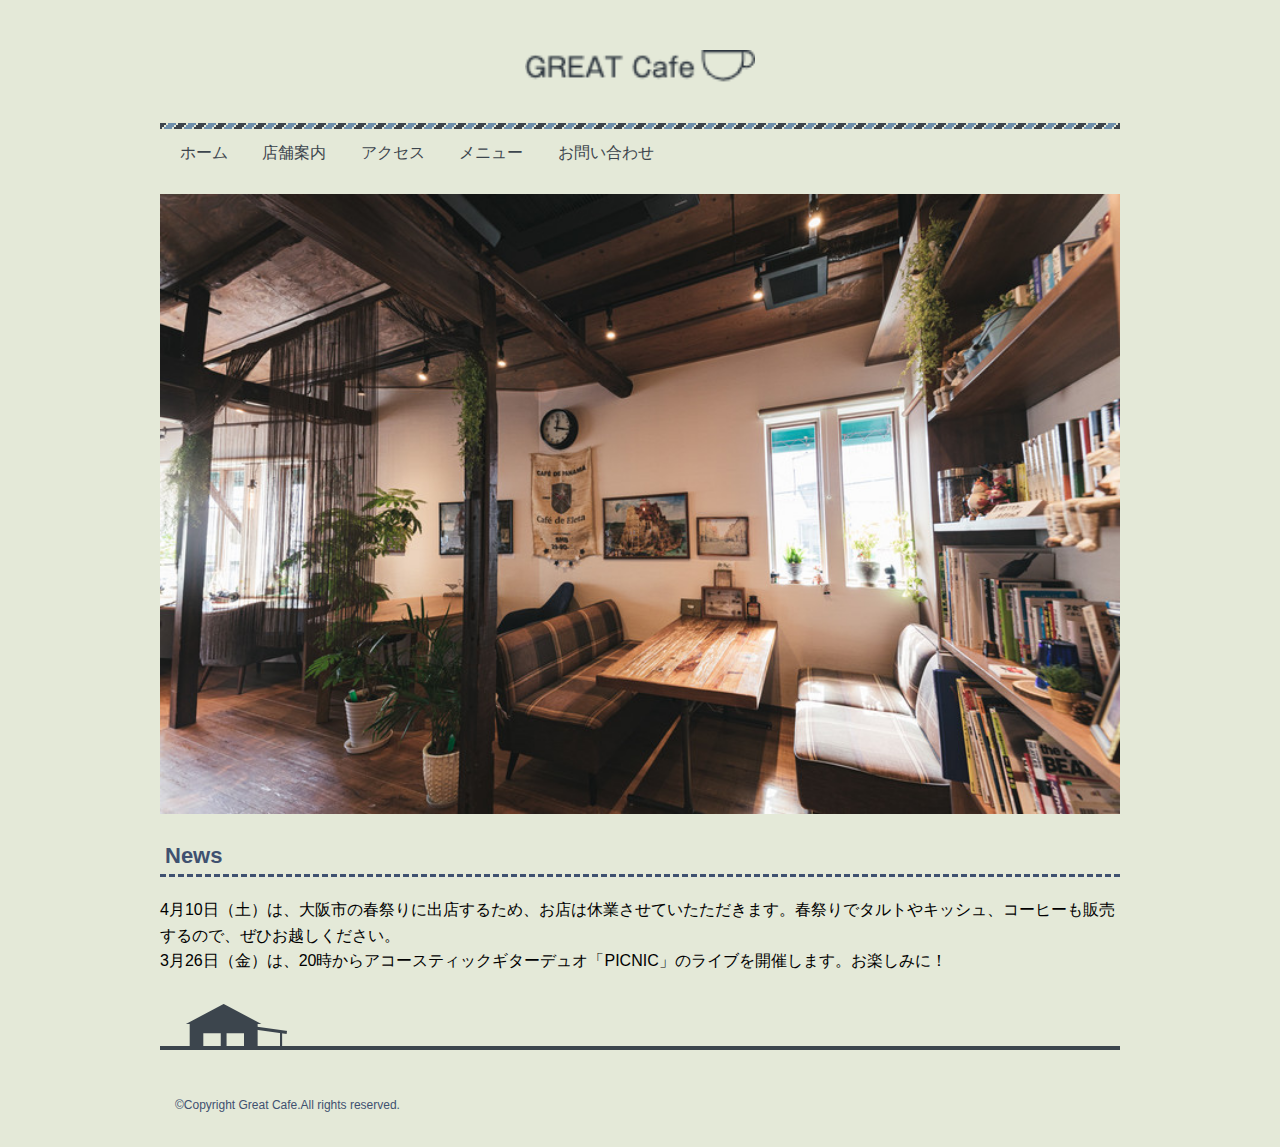
<file: index.html>
<!DOCTYPE html>
<html>
  <head>
    <meta charset="utf-8">
    <meta name="viewport" content="width=device-width, initial-scale=1">
    <title>GREAT Cafeへようこそ</title>
    <link rel="stylesheet" href="css/style.css">
   </head>
  <body>
  <div class="wrapper">
    <!-- ヘッダ ー-->
    <header class="header">
        <h1 class="logo"><a href="index.html"><img src="images/greatcafe.png" alt="Great cafe"></a></h1>
        <navi class="nav">
          <ul>
            <li><a href="index.html">ホーム</a></li>
            <li><a href="about.html">店舗案内</a></li>
            <li><a href="access.html">アクセス</a></li>
            <li><a href="menu.html">メニュー</a></li>
            <li><a href="contact.html">お問い合わせ</a></li>
          </ul>
        </navi>
      </header>
      <!--ヘッダー ここまで -->
      <!-- メイン -->
      <div class="keyvisual">
        <img src="images/ingreatcafe.jpg" alt="">
      </div>
      <main>
        <h2 id="news">News</h2>
        <p class="news-item">4月10日（土）は、大阪市の春祭りに出店するため、お店は休業させていたただきます。春祭りでタルトやキッシュ、コーヒーも販売するので、ぜひお越しください。</p>
        <p class="news-item">3月26日（金）は、20時からアコースティックギターデュオ「PICNIC」のライブを開催します。お楽しみに！</p>
      </main>
      <!-- メイン ここまで -->
      <!-- フッター -->
      <footer class="footer">
        <p>&copy;Copyright Great Cafe.All rights reserved.</p>
      </footer>
      <!-- フッター ここまで -->
  </div>
  </body>
</html>
</file>
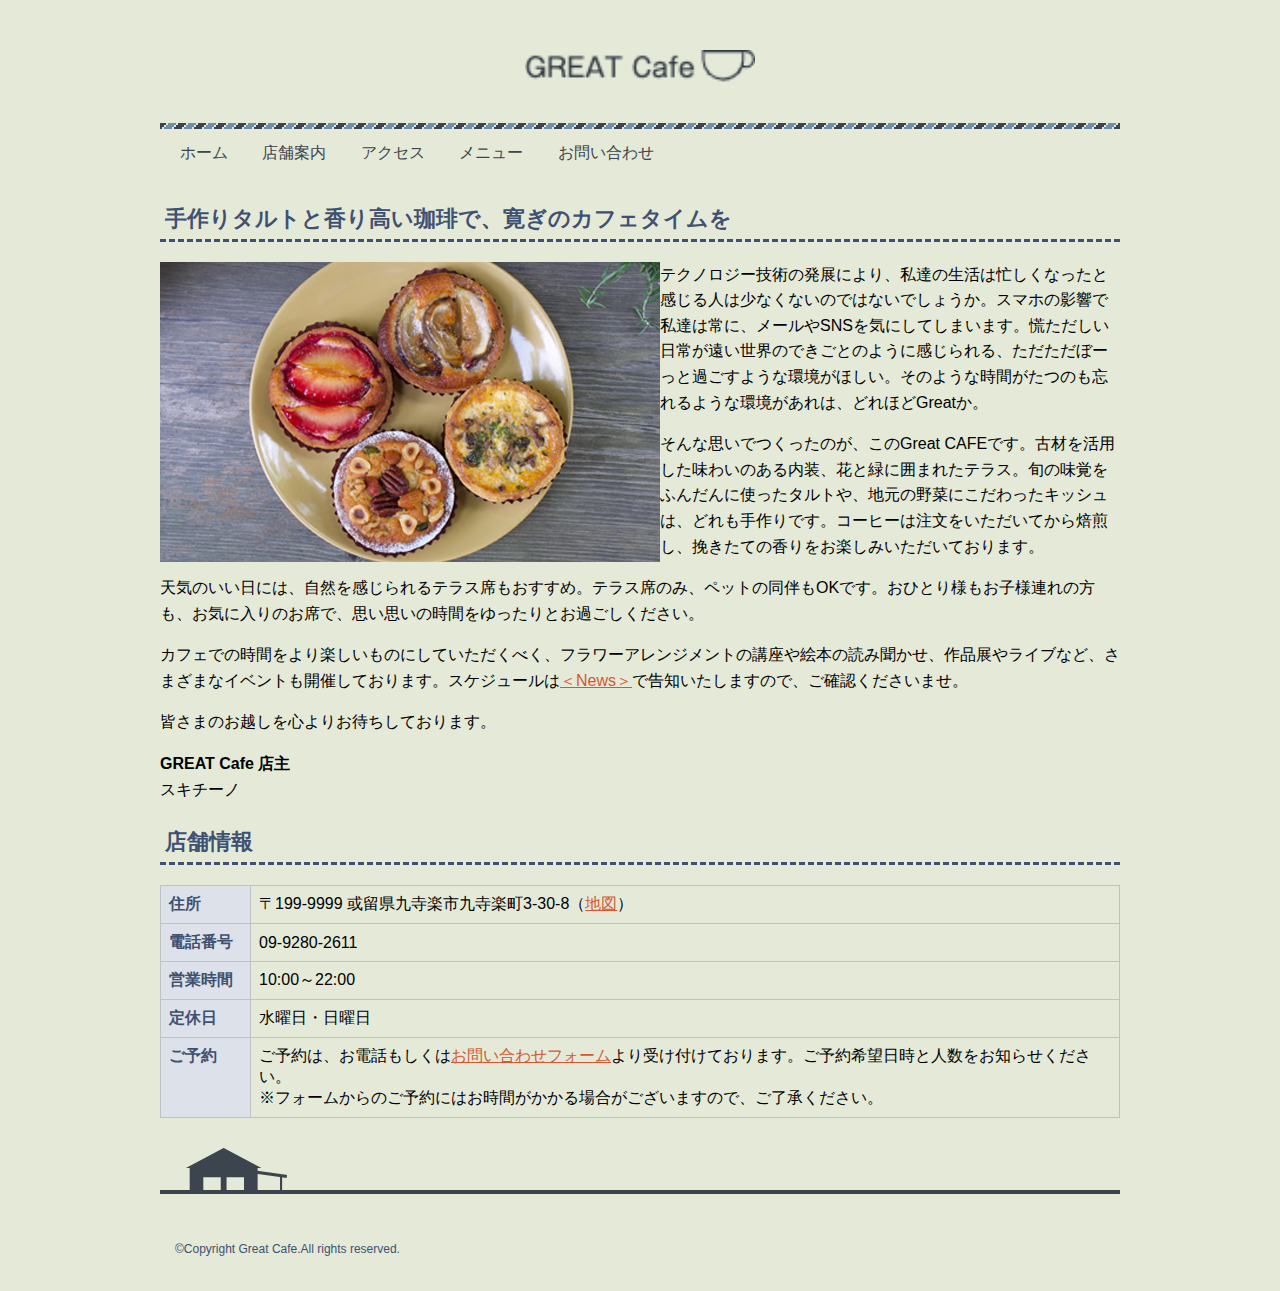
<file: about.html>
<!DOCTYPE html>
<html>
  <head>
    <meta charset="utf-8">
    <meta name="viewport" content="width=device-width, initial-scale=1">
    <title>GREAT Cafeへようこそ</title>
    <link rel="stylesheet" href="css/style.css">
  </head>
  <body>
  <div class="wrapper">
    <!-- ヘッダ ー-->
    <header class="header">
        <h1 class="logo"><a href="index.html"><img src="images/greatcafe.png" alt="Great cafe"></a></h1>
        <navi class="nav">
          <ul>
            <li><a href="index.html">ホーム</a></li>
            <li><a href="about.html">店舗案内</a></li>
            <li><a href="access.html">アクセス</a></li>
            <li><a href="menu.html">メニュー</a></li>
            <li><a href="contact.html">お問い合わせ</a></li>
          </ul>
        </navi>
      </header>
      <!--ヘッダー ここまで -->
      <!-- メイン -->
      
      <main>
        <h2>手作りタルトと香り高い珈琲で、寛ぎのカフェタイムを</h2>

        <p><img class="shop-photo" src="images/about-photo.jpg" alt="タルトの写真" >テクノロジー技術の発展により、私達の生活は忙しくなったと感じる人は少なくないのではないでしょうか。スマホの影響で私達は常に、メールやSNSを気にしてしまいます。慌ただしい日常が遠い世界のできごとのように感じられる、ただただぼーっと過ごすような環境がほしい。そのような時間がたつのも忘れるような環境があれは、どれほどGreatか。</p>

        <p>そんな思いでつくったのが、このGreat CAFEです。古材を活用した味わいのある内装、花と緑に囲まれたテラス。旬の味覚をふんだんに使ったタルトや、地元の野菜にこだわったキッシュは、どれも手作りです。コーヒーは注文をいただいてから焙煎し、挽きたての香りをお楽しみいただいております。</p>

        <p>天気のいい日には、自然を感じられるテラス席もおすすめ。テラス席のみ、ペットの同伴もOKです。おひとり様もお子様連れの方も、お気に入りのお席で、思い思いの時間をゆったりとお過ごしください。</p>

        <p>カフェでの時間をより楽しいものにしていただくべく、フラワーアレンジメントの講座や絵本の読み聞かせ、作品展やライブなど、さまざまなイベントも開催しております。スケジュールは<a href="index.html#news">＜News＞</a>で告知いたしますので、ご確認くださいませ。</p>

        <p>皆さまのお越しを心よりお待ちしております。</p>
        
        <p><strong>GREAT Cafe 店主</strong><br>
        スキチーノ</p>
        
        <h2 class="clear">店舗情報</h2>
        <table class="info">
          <tr>
            <th>住所</th>
            <td>〒199-9999 或留県九寺楽市九寺楽町3-30-8（<a href="access.html">地図</a>）</td>
          </tr>
          <tr>
            <th>電話番号</th>
            <td>09-9280-2611</td>
          </tr>
          <tr>
          <th>営業時間</th>
          <td>10:00～22:00</td>
          </tr>
          <tr>
          <th>定休日</th>
          <td>水曜日・日曜日</td>
          </tr>
          <tr>
          <th>ご予約</th>
          <td>ご予約は、お電話もしくは<a href="contact.html">お問い合わせフォーム</a>より受け付けております。ご予約希望日時と人数をお知らせください。<br>
          ※フォームからのご予約にはお時間がかかる場合がございますので、ご了承ください。</td>
          </tr>
        </table>
      </main>
      <!-- メイン ここまで -->
      <!-- フッター -->
      <footer class="footer">
        <p>&copy;Copyright Great Cafe.All rights reserved.</p>
      </footer>
      <!-- フッター ここまで -->
  </div>
  </body>
</html>
</file>
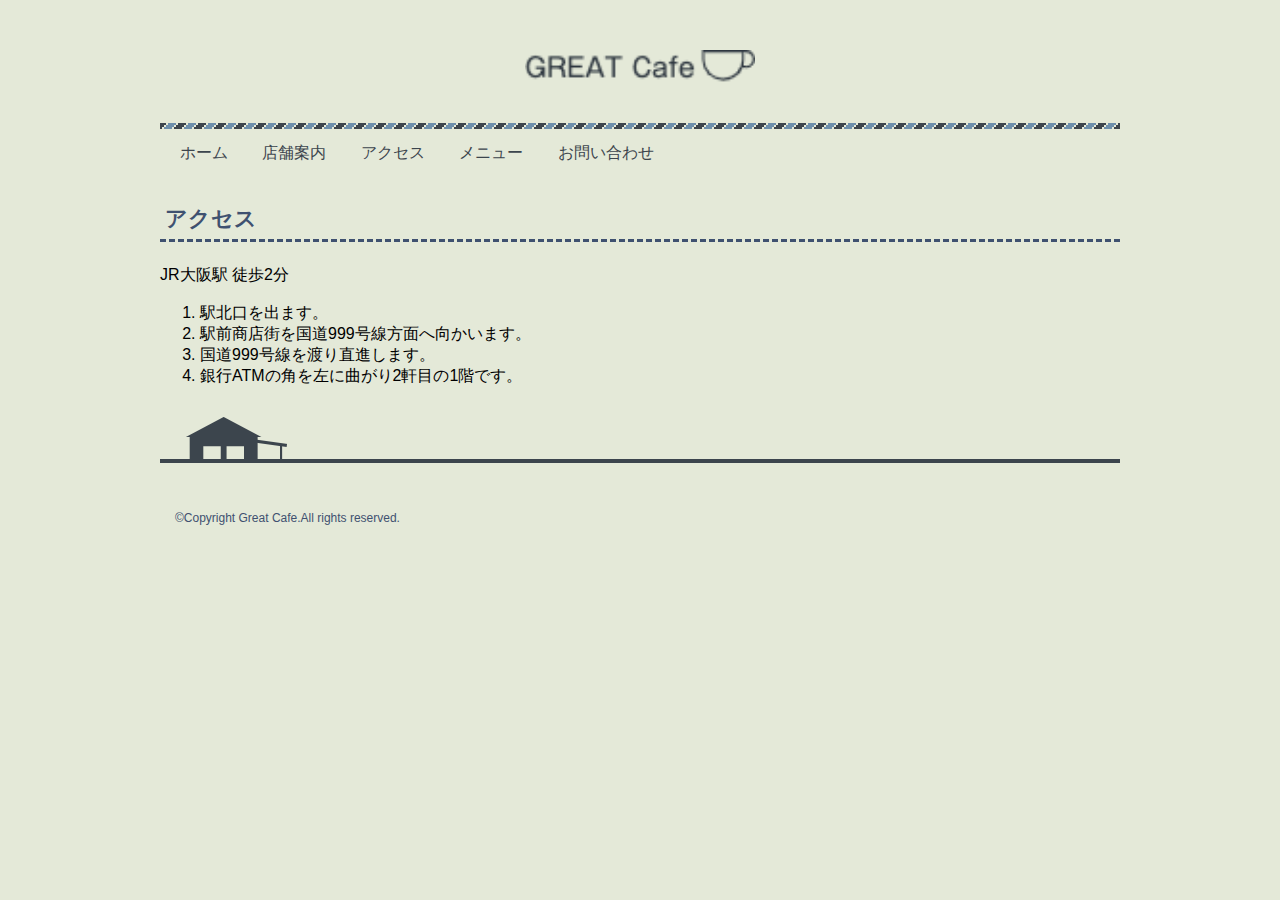
<file: access.html>
<!DOCTYPE html>
<html>
  <head>
    <meta charset="utf-8">
    <meta name="viewport" content="width=device-width, initial-scale=1">
    <title>GREAT Cafeへようこそ</title>
    <link rel="stylesheet" href="css/style.css">
  </head>
  <body>
  <div class="wrapper">
    <!-- ヘッダ ー-->
    <header class="header">
        <h1 class="logo"><a href="index.html"><img src="images/greatcafe.png" alt="Great cafe"></a></h1>
        <navi class="nav">
          <ul>
            <li><a href="index.html">ホーム</a></li>
            <li><a href="about.html">店舗案内</a></li>
            <li><a href="access.html">アクセス</a></li>
            <li><a href="menu.html">メニュー</a></li>
            <li><a href="contact.html">お問い合わせ</a></li>
          </ul>
        </navi>
      </header>
      <!--ヘッダー ここまで -->
      <!-- メイン -->
      
      <main>
        <h2>アクセス</h2>
        <!-- <div class="map">></div> -->
        <p>JR大阪駅 徒歩2分</p>
        <ol>
          <li>駅北口を出ます。</li>
          <li>駅前商店街を国道999号線方面へ向かいます。</li>
          <li>国道999号線を渡り直進します。</li>
          <li>銀行ATMの角を左に曲がり2軒目の1階です。</li>
        </ol>
      </main>
      <!-- メイン ここまで -->
      <!-- フッター -->
      <footer class="footer">
        <p>&copy;Copyright Great Cafe.All rights reserved.</p>
      </footer>
      <!-- フッター ここまで -->
  </div>
  </body>
</html>
</file>
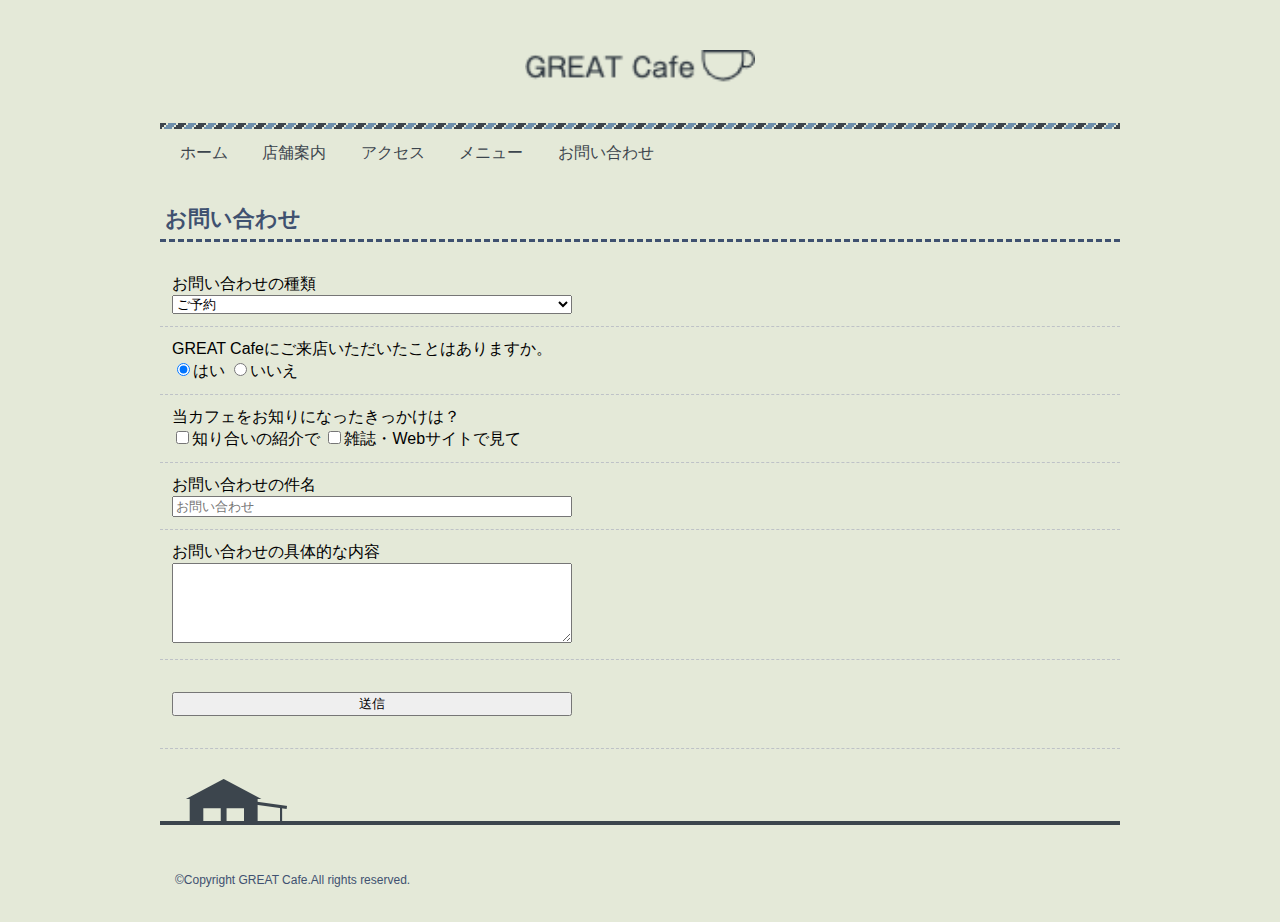
<file: contact.html>
<!DOCTYPE html>
<html>
  <head>
    <meta charset="utf-8">
    <meta name="viewport" content="width=device-width, initial-scale=1">
    <title>GREAT Cafeへようこそ</title>
    <link rel="stylesheet" href="css/style.css">
  </head>
  <body>
  <div class="wrapper">
    <!-- ヘッダ ー-->
    <header class="header">
        <h1 class="logo"><a href="index.html"><img src="images/greatcafe.png" alt="Great cafe"></a></h1>
        <navi class="nav">
          <ul>
            <li><a href="index.html">ホーム</a></li>
            <li><a href="about.html">店舗案内</a></li>
            <li><a href="access.html">アクセス</a></li>
            <li><a href="menu.html">メニュー</a></li>
            <li><a href="contact.html">お問い合わせ</a></li>
          </ul>
        </navi>
      </header>
      <!--ヘッダー ここまで -->
      <!-- メイン -->
      
      <main>
        <h2>お問い合わせ</h2>
        <form method="GET" action="result.html">
          <div>
            <label for="kind">お問い合わせの種類</label><br>
            <select id="kind" name="kind">
              <option value="reservation">ご予約</option>
              <option value="event">イベントについて</option>
              <option value="contact">その他の問い合わせ</option>
            </select>
          </div>
          <div>
            GREAT Cafeにご来店いただいたことはありますか。<br>
            <label>
            <input type="radio" name="first" value="yes" checked>はい</label>
            <label>
            <input type="radio" name="first" value="no">いいえ
            </label>
          </div>
          <div>
            当カフェをお知りになったきっかけは？<br>
            <label><input type="checkbox" name="how" value="friends">知り合いの紹介で</label>
            <label><input type="checkbox" name="how" value="magazine">雑誌・Webサイトで見て</label>
          </div>
          <div>
            <label>お問い合わせの件名<br>
            <input type="text" name="subject" placeholder="お問い合わせ"></label>
          </div>
          <div>
            <label>お問い合わせの具体的な内容<br>
            <textarea name="message"></textarea></label>
          </div>
          <div>
            <input type="submit" id="title" name="submit" value="送信">
          </div>

        </form>
        
      </main>
      <!-- メイン ここまで -->
      <!-- フッター -->
      <footer class="footer">
        <p>&copy;Copyright GREAT Cafe.All rights reserved.</p>
      </footer>
      <!-- フッター ここまで -->
  </div>
  
  </body>
</html>
</file>
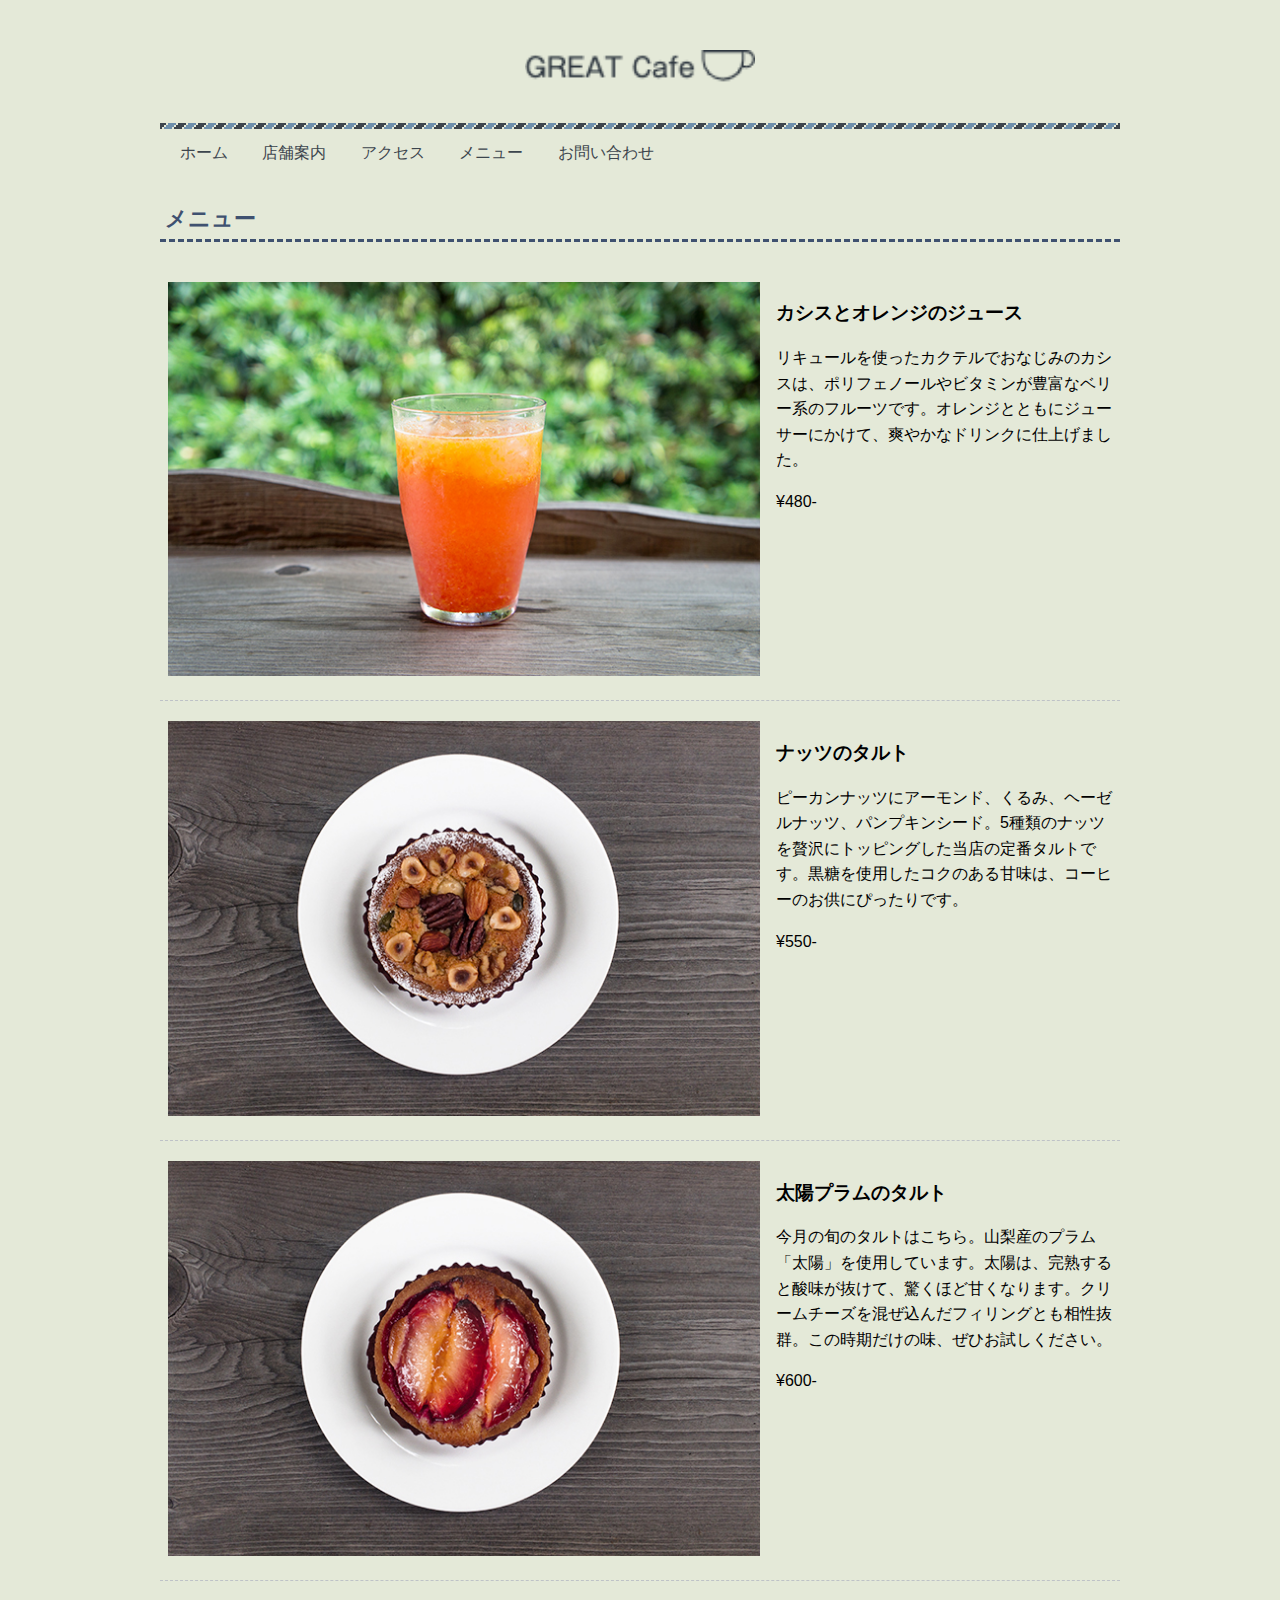
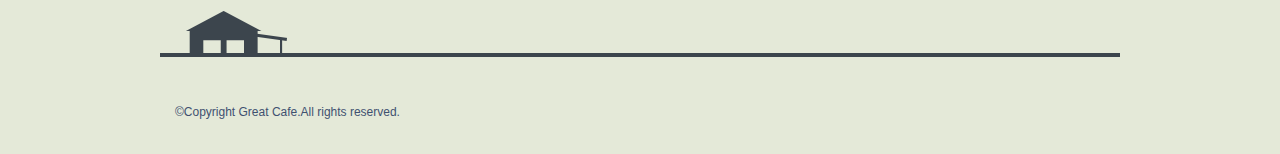
<file: menu.html>
<!DOCTYPE html>
<html>
  <head>
    <meta charset="utf-8">
    <meta name="viewport" content="width=device-width, initial-scale=1">
    <title>GREAT Cafeへようこそ</title>
    <link rel="stylesheet" href="css/style.css">
  </head>
  <body>
  <div class="wrapper">
    <!-- ヘッダ ー-->
    <header class="header">
        <h1 class="logo"><a href="index.html"><img src="images/greatcafe.png" alt="Great cafe"></a></h1>
        <navi class="nav">
          <ul>
            <li><a href="index.html">ホーム</a></li>
            <li><a href="about.html">店舗案内</a></li>
            <li><a href="access.html">アクセス</a></li>
            <li><a href="menu.html">メニュー</a></li>
            <li><a href="contact.html">お問い合わせ</a></li>
          </ul>
        </navi>
      </header>
      <!--ヘッダー ここまで -->
      <!-- メイン -->
      <main>
        <h2>メニュー</h2>
        <div class="menu-block">
            <div class="menu-item">
              <div class="menu-photo">
                <img src="images/menu-photo1.jpg" alt="">
              </div>
                <div class="menu-text">
                  <h3>カシスとオレンジのジュース</h3>
                  <p>リキュールを使ったカクテルでおなじみのカシスは、ポリフェノールやビタミンが豊富なベリー系のフルーツです。オレンジとともにジューサーにかけて、爽やかなドリンクに仕上げました。</p>
                  <p>&yen;480-</p>
                </div>
            </div>

            <div class="menu-item">
              <div class="menu-photo">
                <img src="images/menu-photo2.jpg" alt="">
              </div>
                <div class="menu-text">
                  <h3>ナッツのタルト</h3>
                  <p>ピーカンナッツにアーモンド、くるみ、ヘーゼルナッツ、パンプキンシード。5種類のナッツを贅沢にトッピングした当店の定番タルトです。黒糖を使用したコクのある甘味は、コーヒーのお供にぴったりです。</p> 
                  <p>&yen;550-</p>
                </div>
            </div>

            <div class="menu-item">
              <div class="menu-photo">
                <img src="images/menu-photo3.jpg" alt="">
              </div>
                <div class="menu-text">
                  <h3>太陽プラムのタルト</h3>
                  <p>今月の旬のタルトはこちら。山梨産のプラム「太陽」を使用しています。太陽は、完熟すると酸味が抜けて、驚くほど甘くなります。クリームチーズを混ぜ込んだフィリングとも相性抜群。この時期だけの味、ぜひお試しください。</p>
                  <p>&yen;600-</p>
                </div>
            </div>
        </div>
      </main>
      <!-- メイン ここまで -->
      <!-- フッター -->
      <footer class="footer">
        <p>&copy;Copyright Great Cafe.All rights reserved.</p>
      </footer>
      <!-- フッター ここまで -->
  </div>
  </body>
</html>
</file>
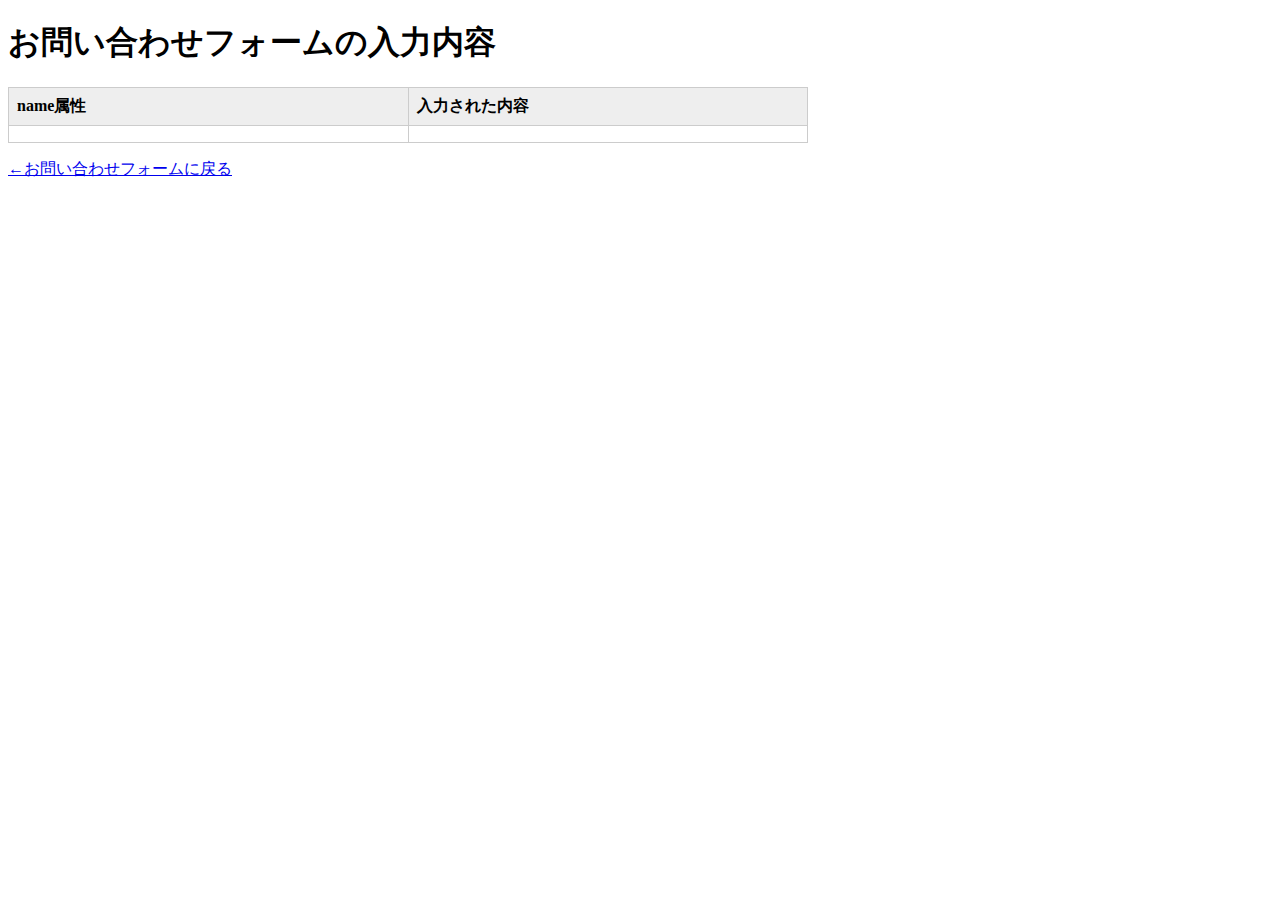
<file: result.html>
<!doctype html>
<html>
<head>
<meta charset="UTF-8">
<meta name="viewport" content="width=device-width, initial-scale=1">
<title>お問い合わせの入力内容</title>
<style>
#result {
	border: 1px solid #cccccc;
	border-collapse: collapse;
	width: 100%;
	max-width: 800px;
}
th, td {
	padding: 0.5em;
	border: 1px solid #cccccc;
	text-align: left;
	vertical-align: top;
}
th {
	width: 100px;
	background-color: #eeeeee;
}
</style>

</head>
<body>
<h1>お問い合わせフォームの入力内容</h1>
<table id="result">
	<tbody id="test">
	<tr><th>name属性</th><th>入力された内容</th></tr>
	</tbody>
</table>
<p><a href="contact.html">←お問い合わせフォームに戻る</a></p>

<script>
'use strict';

{
	window.addEventListener('DOMContentLoaded', function(){
		var params = decodeURI(location.search);
		params = params.substring(1);
		var paramArray = [];
		paramArray = params.split("&");
		var tableContent = "";
		paramArray.forEach(function(item, index){
			var keyValue = [];
			keyValue = item.split("=");
			var tr = document.createElement("tr");
			var tdName = document.createElement("td");
			tdName.textContent = keyValue[0];
			var tdValue = document.createElement("td");
			tdValue.textContent = keyValue[1];
			tr.appendChild(tdName);
			tr.appendChild(tdValue);
			var e = document.getElementById("test");
			e.appendChild(tr);
		});
	});
}
</script>
</body>
</html>
</file>
<file: css/style.css>
@charset "UTF-8";

/* すべてのWebページに適用される */
html{
  font-family: sans-serif;
}
html * {
  box-sizing: border-box;
}
body {
  margin: 0 0 0 0;
  background-color: #b7c2965e;
}
.wrapper {
  margin: 0 auto 0 auto;
  max-width: 960px;
}
h2{
  color: #3f5170;
  font-size: 22px;
  border-bottom: 3px dashed #3f5170;
  margin-top: 20px;
  margin-right: 0px;
  margin-bottom: 20px;
  margin-left: 0px;
  padding-top: 5px;
  padding-right: 5px;
  padding-bottom: 5px;
  padding-left: 5px;
}
p {
  line-height: 1.6;
}
a:link {
  color: #d25833;
}
a:visited {
  color: #d25833
}
a:hover {
  color: #e3937a;
}
a:active {
  color: #ff6a3b;
}



/* すべてのページに適用 - ヘッダー - */
.logo {
  margin: 50px 0 40px 0;
  line-height: 0;
  text-align: center;
}
.logo img {
  width: 230px;
}
.nav li {
  display: inline;
  list-style-type: none;
  padding-right: 30px;
}
.nav ul {
  margin: 0 0 0 0;
  padding: 20px 10px 15px 20px;
  background-image: url(../images/menu-bg.png);
  background-repeat: repeat-x;
}
.nav a:link {
  color: #3c454d;
  text-decoration: none;
}
.nav a:visited {
  color: #3c454d;
  text-decoration: none;
}
.nav a:hover {
  color: #7b8dac;
  text-decoration: none;
}
.nav a:active {
  color: #5a9bc0;
  text-decoration: none;
}
img{
  max-width:100%;
  height: auto;
}

/* すべてのページに適用 - フッター - */
.footer {
  background-image: url(../images/footer-bg.png);
  background-repeat: no-repeat;
  margin-top: 30px;
  padding: 80px 15px 20px 15px;
  font-size: 12px;
  color: #3f5170;
}

/* 個別のスタイル */
/* index.html */
.keyvisual {
  margin: 15px 0 0 0;
} 
.keyvisual img {
  width: 960px;
}
.news-item{
  margin: 0;
}
/* about.html */
.shop-photo{
  float:left;
  padding:0 1lem 1lem 0;
}
.clear{
  clear:both;
}
/* テーブル */
.info{
  border-collapse:collapse;
}
.info th, .info td{
  padding: 8px;
  border: 1px solid #bec2c7;
  text-align: left;
}
.info th{
  background-color: #dde2ea;
  width:90px;
  color:#3f5170;
  vertical-align:top;
}
/* menu.html */
.menu-item{
  display:flex;
  border-bottom: 1px dashed #bec2c7;
  padding: 20px 8px;
}
.menu-photo{
  margin-right: 16px;
  flex: 1 1 auto;
}
.menu-text{
  flex: 0 0 336px;
}
.map{
  text-align:center;
}
/* contact.html */
form div{
  padding:12px;
  border-bottom: 1px dashed #bec2c7;
}
select{
  width:30em;
}
input[name="subject"]{
  width: 30em;
}
textarea{
  width: 30em;
  height: 6em;
}
input[type="submit"]{
  margin: 20px 0;
  width: 30em;
}
/* スマートフォン向けCSS */
@media (max-width:767px){
  /* 全体ナビゲーション */
  .wrapper {
    margin: 0 8px;
  }
  .logo{
    margin: 30px 0;
  }
  .logo img{
    width: 200px;
  }
  .nav{
    background-color: #dfddda;
  }
  .nav li{
    display:block;
  }
  /* menu.html -横並び解除 */
  .menu-item{
    display:block;
  }
  .menu-photo{
    margin-right:0;
    width:100%;
  }
  .menu-text{
    width:100%;
  }

  /* about.html - 画像のパディングを調整 */
  .shop-photo {
    padding-right:0;
  }
  /* contact.html フォーム */
  select{
    width: 100%;
  }
  input[name="subject"]{
    width:100%;
  }
  textarea{
    width:100%;
  }
  input[type="submit"]{
    margin:20px 0;
    width:100%;
  }
}
</file>
